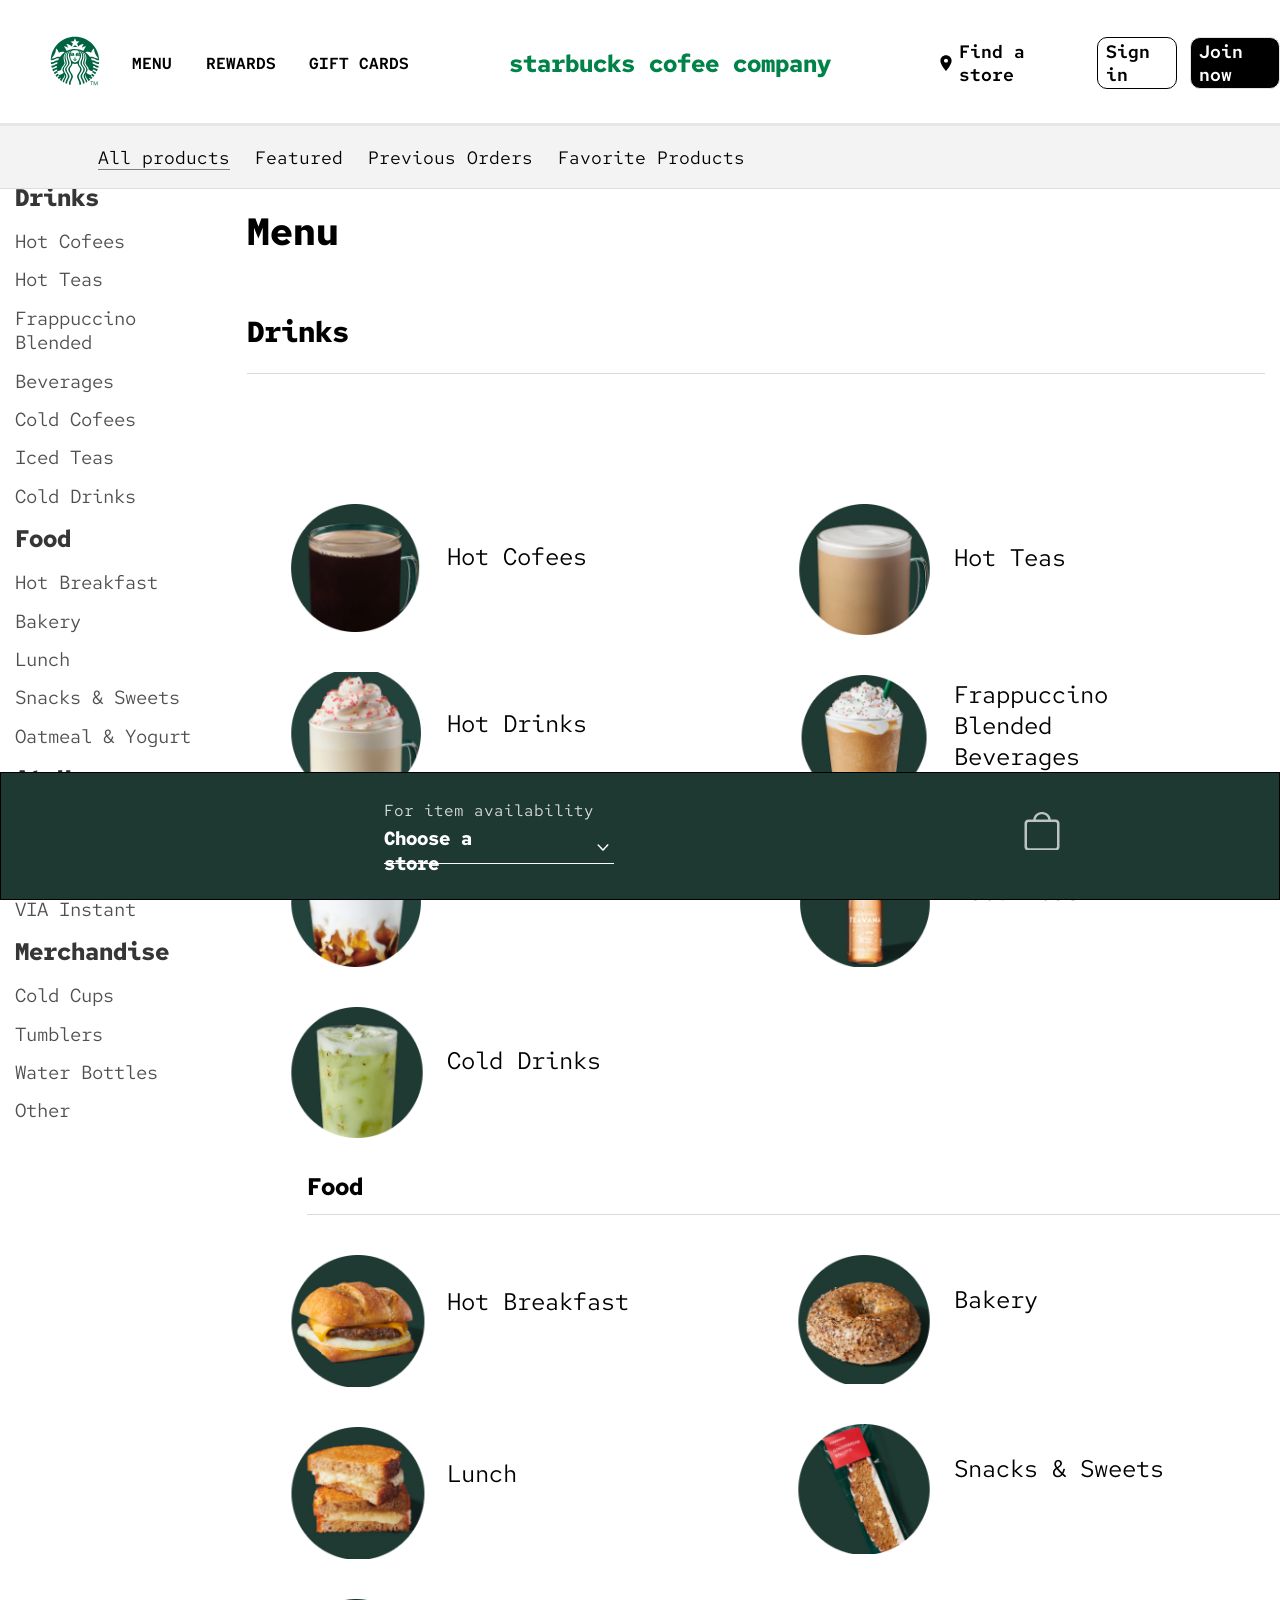
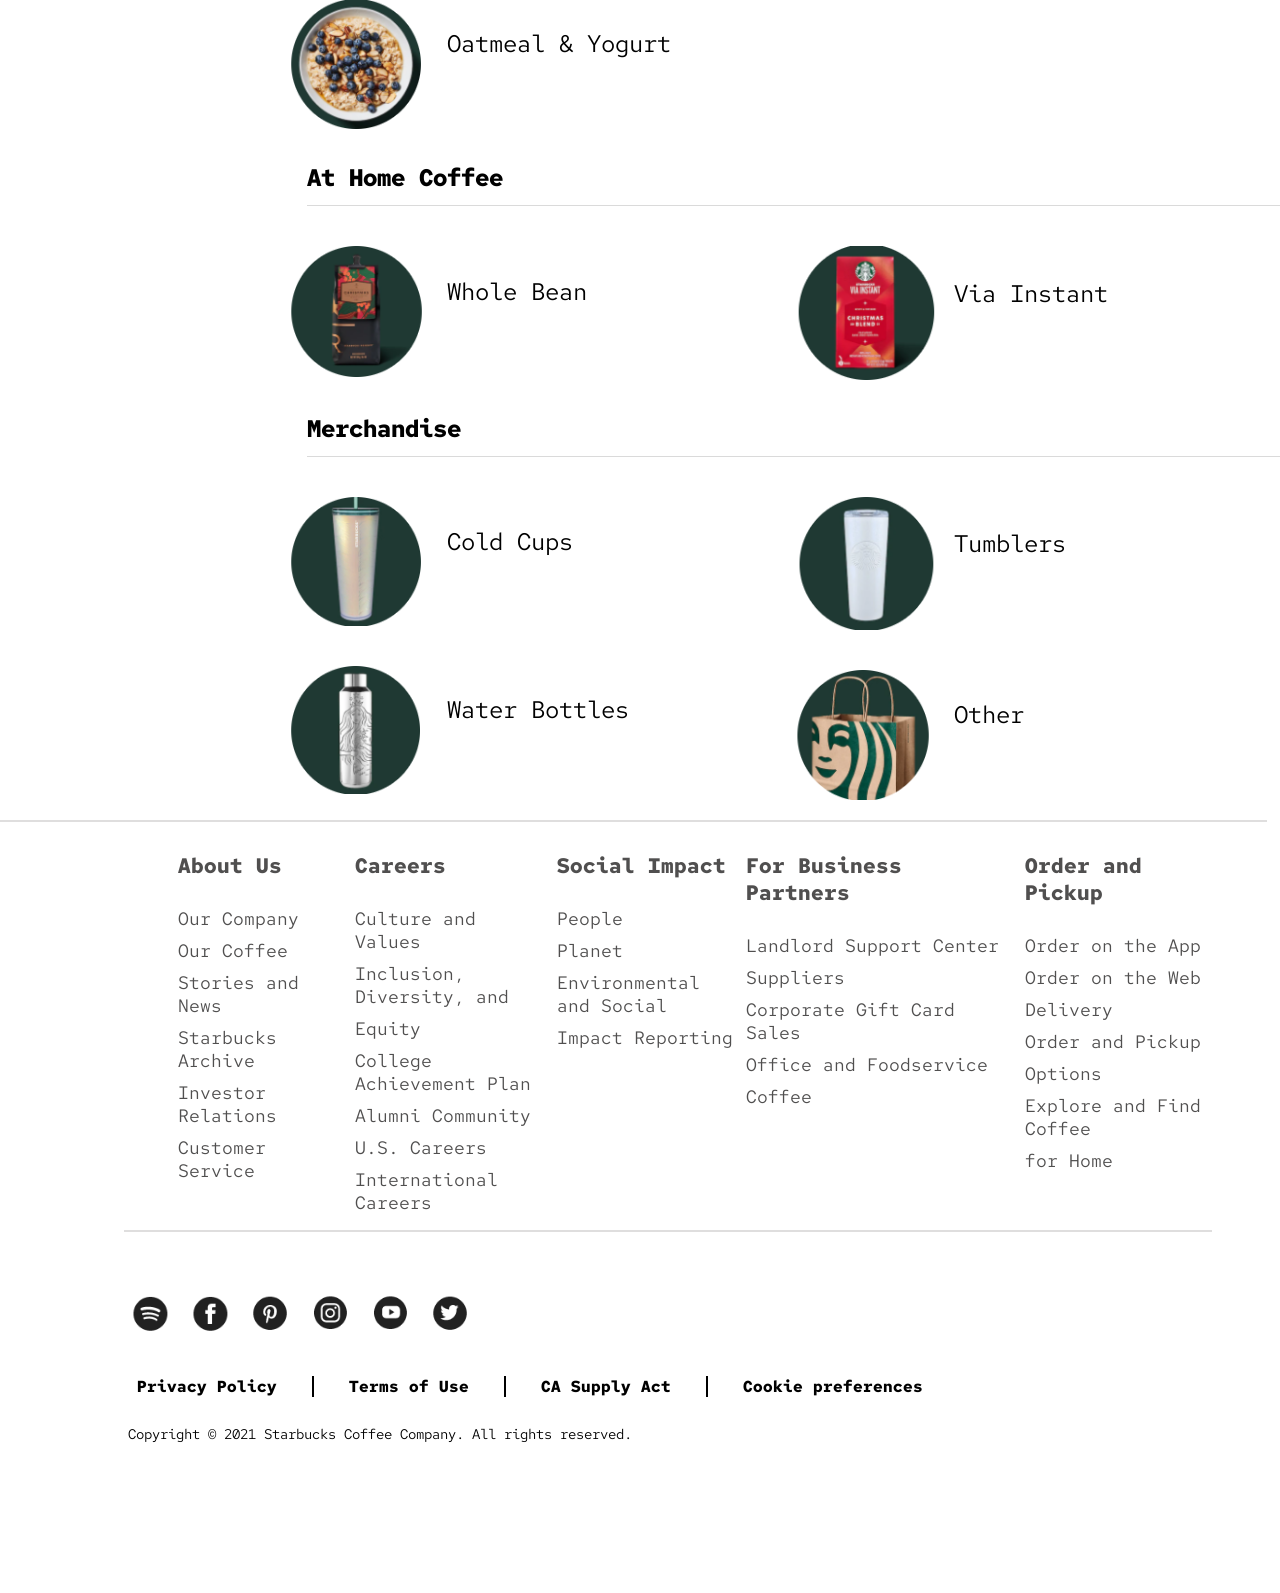
<file: index.html>
<!DOCTYPE html>
<html lang="en">

<head>
    <meta charset="UTF-8">
    <meta http-equiv="X-UA-Compatible" content="IE=edge">
    <meta name="viewport" content="width=device-width, initial-scale=1.0">
    <title>STAR</title>
    <link href="https://fonts.googleapis.com/css2?family=Bree+Serif&family=Red+Hat+Mono&display=swap" rel="stylesheet">
    <link rel="stylesheet" href="star.css">
</head>

<body>
    <div class="fixed">
        <nav class="navbaar">
            <div class="logo">
                <img src="images/logo.svg" alt="logo">
            </div>
            <ul>
                <li><a href="">MENU</a></li>
                <li><a href="">REWARDS</a></li>
                <li><a href="">GIFT CARDS</a></li>
            </ul>
            <div class="name">
                <h1>starbucks cofee company</h1>
            </div>

            <div class="nav-right">
                <div class="map">
                    <img src="images/map.svg" alt="">
                </div>

                <a class="a" href="">Find a store</a>
                <a class="b" href="">Sign in</a>
                <a class="c" href="">Join now</a>
            </div>
        </nav>
        <div class="top-list">
            <ul>
                <li><a class="bottom" href="#">All products</a></li>
                <li><a href="#">Featured</a></li>
                <li><a href="#">Previous Orders</a></li>
                <li><a href="#">Favorite Products</a></li>
            </ul>
        </div>
    </div>
    <div class="par-dri-cold">
    <section class="left-section">
        <h3>Drinks</h3>
        <p>Hot Cofees</p>
        <p>Hot Teas</p>
        <p>Frappuccino</p>
        <p id="frappu"> Blended Beverages </p>
        <p>Cold Cofees</p>
        <p>Iced Teas</p>
        <p>Cold Drinks</p>
        <h3>Food</h3>
        <p>Hot Breakfast</p>
        <p>Bakery</p>
        <p>Lunch</p>
        <p>Snacks & Sweets</p>
        <p>Oatmeal & Yogurt</p>
        <h3>At Home Coffee</h3>
        <p>Whole Bean</p>
        <p>VIA Instant</p>
        <h3>Merchandise</h3>
        <p>Cold Cups</p>
        <p>Tumblers</p>
        <p>Water Bottles</p>
        <p>Other</p>

    </section>
    <section class="right-menu">
        <h1>Menu</h1>
        <h2>Drinks</h2>
    </section>
     
</div>
    <section class="image-section1">
        <div class="flex">
            <img src="images/Hot Cofee.png" alt="">
            <p>Hot Cofees</p>
        </div>
        <div class="flex">
            <img src="images/hot drinks.png" alt="">
            <p>Hot Drinks</p>
        </div>
        <div class="flex">
            <img src="images/cold cofees.png" alt="">
            <p>cold cofees</p>
        </div>
        <div class="flex">
            <img src="images/cold drinks.png" alt="">
            <p>Cold Drinks</p>
        </div>
        <div class="flex s-p-tea">
            <img src="images/hot teas.png" alt="">
            <p>hot teas</p>
        </div>
        <div class="flex">
            <img src="images/frappuccino.png" alt="">
            <p>frappuccino Blended Beverages</p>
        </div>
        <div class="flex">
            <img src="images/iced teas.png" alt="">
            <p>iced teas</p>
        </div>
    </section>
    <section class="food-menu">
        <h2>Food</h2>
    </section>
    <section class="image-section2">
        <div class="flex">
            <img src="images/Hot breakfast.png" alt="">
            <p>Hot breakfast</p>
        </div>
        <div class="flex">
            <img src="images/Lunch.png" alt="">
            <p>Lunch</p>
        </div>
        <div class="flex">
            <img src="images/oatmeal & yogurt.png" alt="">
            <p>oatmeal & yogurt</p>
        </div>
        <div class="flex s-p-bakery">
            <img src="images/bakery.png" alt="">
            <p>bakery</p>
        </div>
        <div class="flex">
            <img src="images/snacks & sweets.png" alt="">
            <p>snacks & sweets</p>
        </div>
    </section>
    <section class="food-menu">
        <h2>At Home Coffee</h2>
    </section>
    <section class="image-section3">
        <div class="flex">
            <img src="images/Whole bean.png" alt="">
            <p>Whole bean</p>
        </div>
        <div class="flex">
            <img src="images/Via instant.png" alt="">
            <p>Via instant</p>
        </div>
    </section>
    <section class="food-menu">
        <h2>Merchandise</h2>
    </section>
    <section class="image-section4">
        <div class="flex">
            <img src="images/Cold cups.png" alt="">
            <p>Cold cups</p>
        </div>
        <div class="flex">
            <img src="images/Water bottles.png" alt="">
            <p>Water bottles</p>
        </div>
        <div class="flex">
            <img src="images/Tumblers.png" alt="">
            <p>Tumblers</p>
        </div>
        <div class="flex">
            <img src="images/Other.png" alt="">
            <p>Other</p>
        </div>
    </section>
    <hr class="line-1">
    <div class="par-se">
        <section class="about-us">
            <h3>About Us</h3>
            <p>Our Company</p>
            <p>Our Coffee</p>
            <p>Stories and News</p>
            <p>Starbucks Archive</p>
            <p>Investor Relations</p>
            <p>Customer Service</p>
        </section>
        <section class="careers">
            <h3>Careers</h3>
            <p>Culture and Values</p>
            <p>Inclusion, Diversity, and</p>
            <p class="equity-p">Equity</p>
            <p>College Achievement Plan</p>
            <p>Alumni Community</p>
            <p>U.S. Careers</p>
            <p>International Careers</p>
        </section>
        <section class="social-impact">
            <h3>Social Impact</h3>
            <p>People</p>
            <p>Planet</p>
            <p>Environmental and Social </p>
            <p class="impact-p">Impact Reporting</p>
        </section>
        <section class="for-business">
            <h3>For Business Partners</h3>
            <p>Landlord Support Center</p>
            <p>Suppliers</p>
            <p>Corporate Gift Card Sales</p>
            <p>Office and Foodservice </p>
            <p class="coffee-p">Coffee</p>
        </section>
        <section class="order-and">
            <h3>Order and Pickup</h3>
            <p>Order on the App</p>
            <p>Order on the Web</p>
            <p>Delivery</p>
            <p>Order and Pickup </p>
            <p class="option-p">Options</p>
            <p>Explore and Find Coffee </p>
            <p class="option-p">for Home</p>
        </section>
    </div>
    <hr class="line-2">
    <section class="section-fb">
        <div class="fb">
            <img src="images/desh1.png" alt="">
        </div>
        <div class="fb">
            <img src="images/fb.png" alt="">
        </div>
        <div class="fb">
            <img src="images/desh2.png" alt="">
        </div>
        <div class="fb">
            <img src="images/insta.png" alt="">
        </div>
        <div class="fb">
            <img src="images/youtube.png" alt="">
        </div>
        <div class="fb">
            <img src="images/twitter.png" alt="">
        </div>
    </section>
    <section class="privacy">
        <div class="border"><a href="">Privacy Policy</a></div>
        <div class="border"><a href="">Terms of Use</a></div>
        <div class="border"><a href="">CA Supply Act</a></div>
        <div class="border-4"><a href="">Cookie preferences</a></div>
    </section>
    <footer>
        <div class="final-line">
            Copyright &copy; 2021 Starbucks Coffee Company. All rights reserved.
        </div>
    </footer>

    <section class="last-section">
        <div class="choose">
            <p>For item availability</p>
            <h3>Choose a store</h3>
            <img src="images/down-arrow.png" alt="">
        </div>
        <div class="footer-box">
            <img src="images/footer box.png" alt="">
        </div>
    </section>

</body>

</html>
</file>
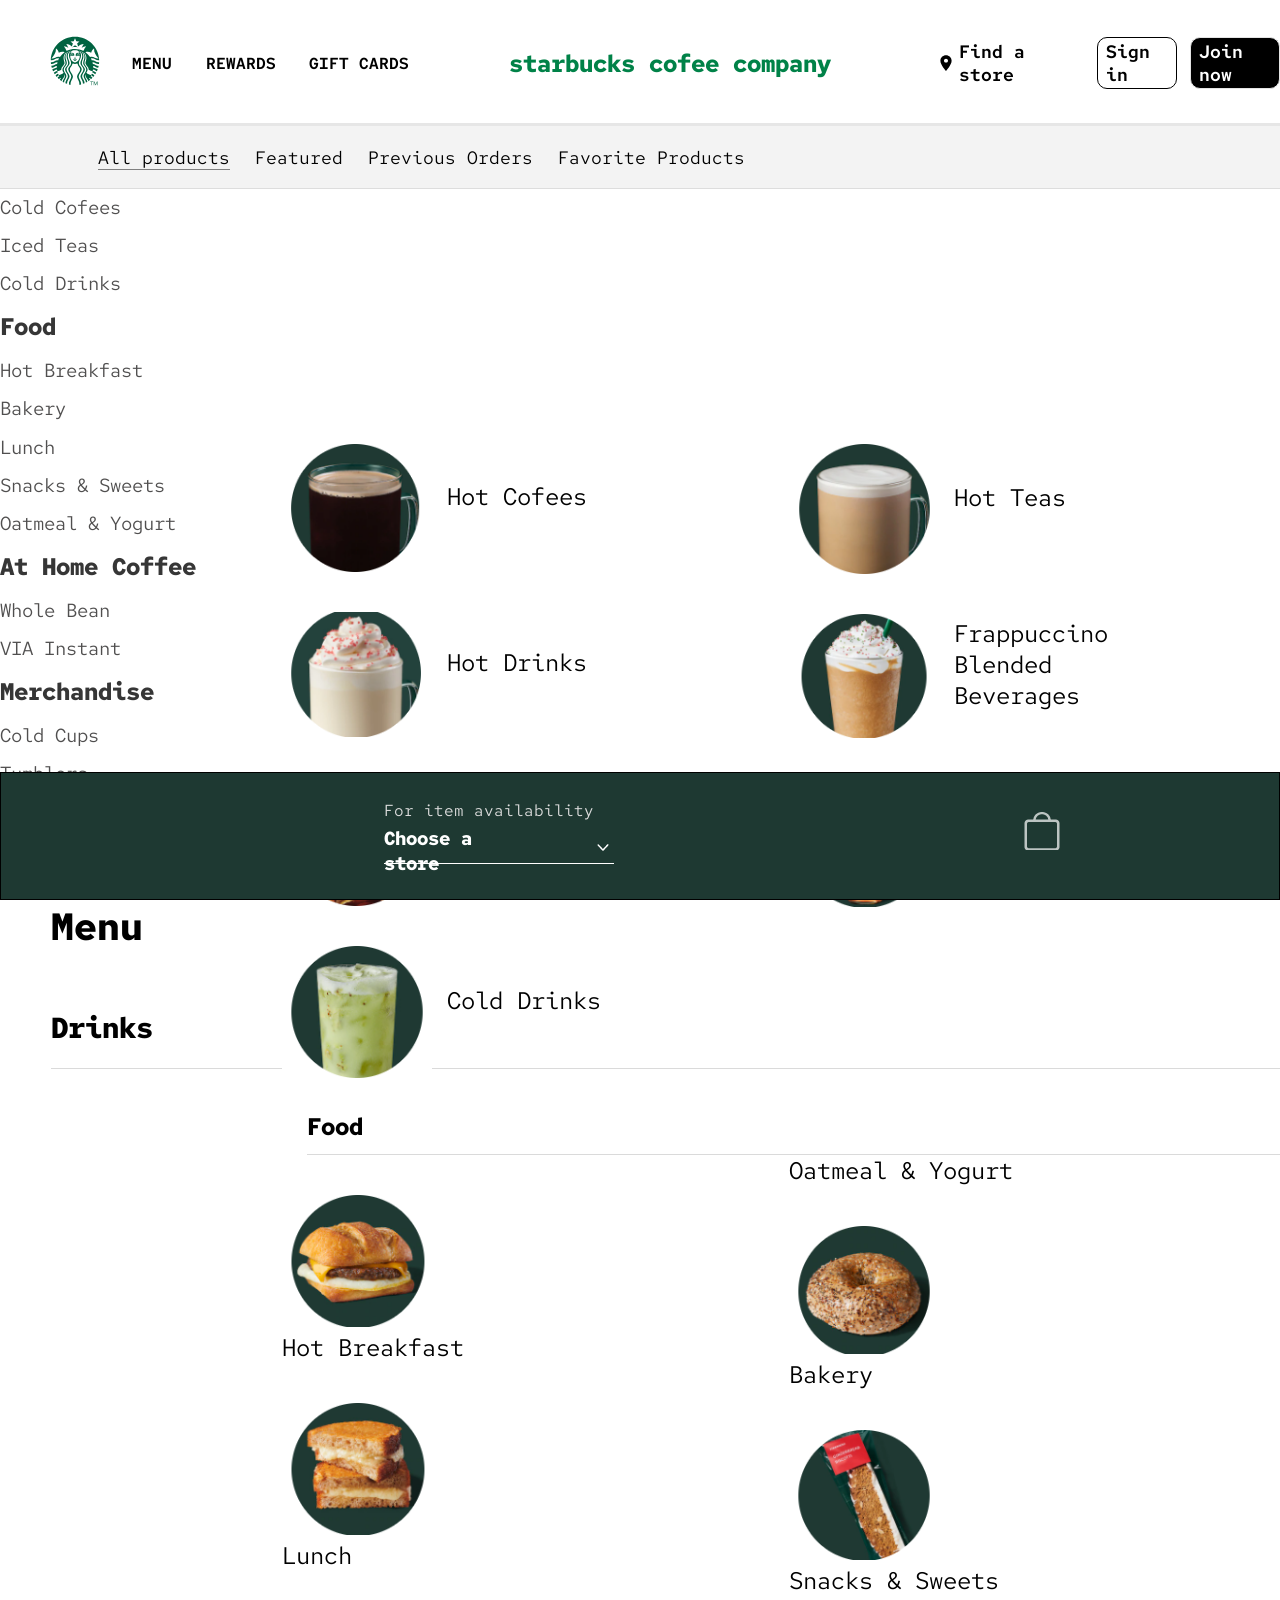
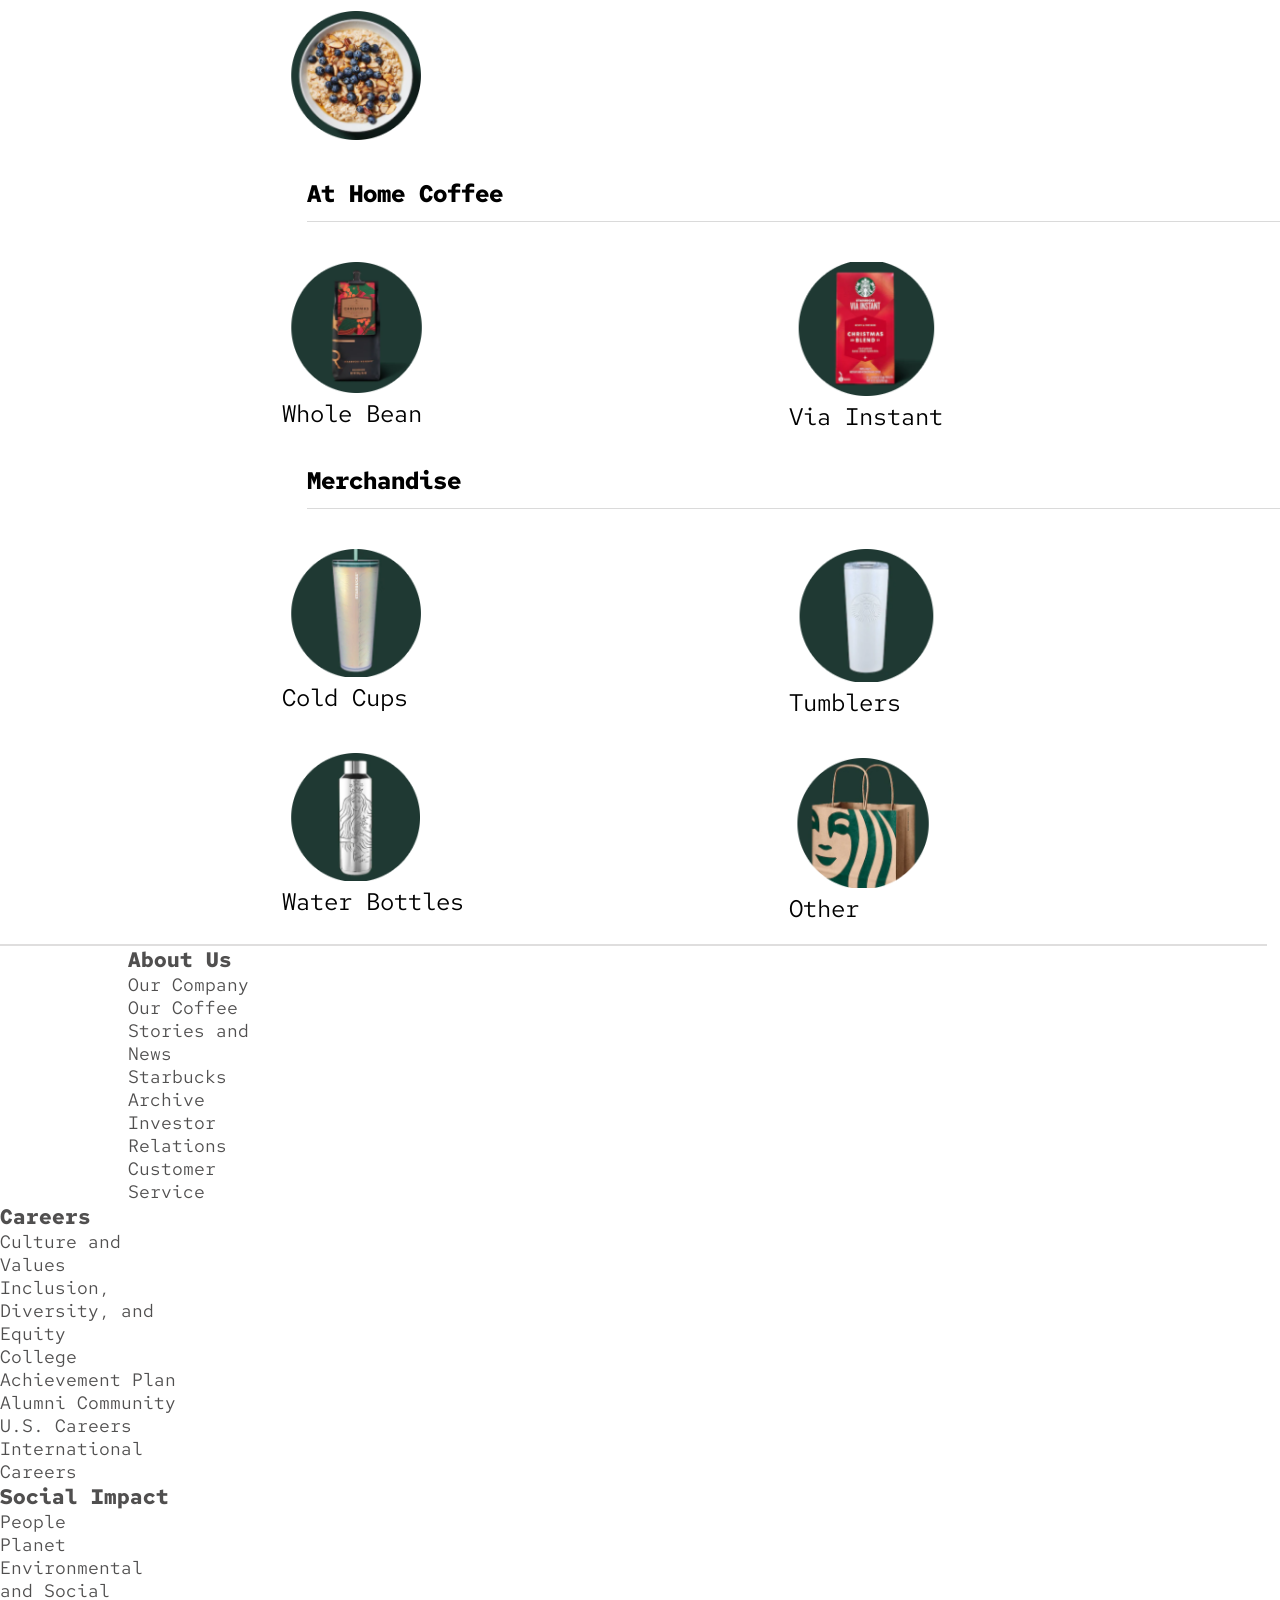
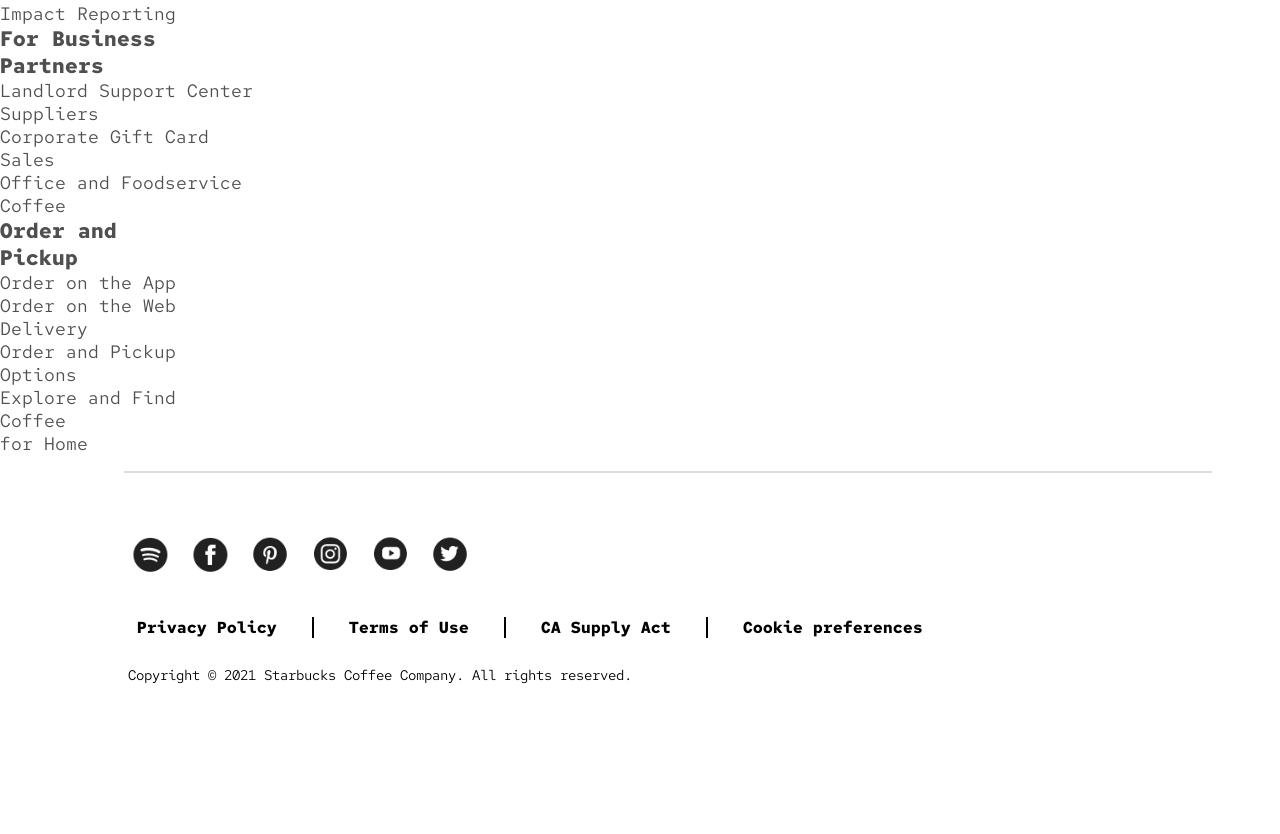
<file: star.html>
<!DOCTYPE html>
<html lang="en">

<head>
    <meta charset="UTF-8">
    <meta http-equiv="X-UA-Compatible" content="IE=edge">
    <meta name="viewport" content="width=device-width, initial-scale=1.0">
    <title>STAR</title>
    <link href="https://fonts.googleapis.com/css2?family=Bree+Serif&family=Red+Hat+Mono&display=swap" rel="stylesheet">
    <link rel="stylesheet" href="star.css">
</head>

<body>
    <div class="fixed">
        <nav class="navbaar">
            <div class="logo">
                <img src="/images/logo.svg" alt="">
            </div>
            <ul>
                <li><a href="">MENU</a></li>
                <li><a href="">REWARDS</a></li>
                <li><a href="">GIFT CARDS</a></li>
            </ul>
            <div class="name">
                <h1>starbucks cofee company</h1>
            </div>

            <div class="nav-right">
                <div class="map">
                    <img src="/images/map.svg" alt="">
                </div>

                <a class="a" href="">Find a store</a>
                <a class="b" href="">Sign in</a>
                <a class="c" href="">Join now</a>
            </div>
        </nav>
        <div class="top-list">
            <ul>
                <li><a class="bottom" href="#">All products</a></li>
                <li><a href="#">Featured</a></li>
                <li><a href="#">Previous Orders</a></li>
                <li><a href="#">Favorite Products</a></li>
            </ul>
        </div>
    </div>
    <section class="left-section">
        <h3>Drinks</h3>
        <p>Hot Cofees</p>
        <p>Hot Teas</p>
        <p>Frappuccino</p>
        <p id="frappu"> Blended Beverages </p>
        <p>Cold Cofees</p>
        <p>Iced Teas</p>
        <p>Cold Drinks</p>
        <h3>Food</h3>
        <p>Hot Breakfast</p>
        <p>Bakery</p>
        <p>Lunch</p>
        <p>Snacks & Sweets</p>
        <p>Oatmeal & Yogurt</p>
        <h3>At Home Coffee</h3>
        <p>Whole Bean</p>
        <p>VIA Instant</p>
        <h3>Merchandise</h3>
        <p>Cold Cups</p>
        <p>Tumblers</p>
        <p>Water Bottles</p>
        <p>Other</p>

    </section>
    <section class="right-menu">
        <h1>Menu</h1>
        <h2>Drinks</h2>
    </section>
    <section class="image-section1">
        <div class="flex">
            <img src="images/Hot Cofee.png" alt="">
            <p>Hot Cofees</p>
        </div>
        <div class="flex">
            <img src="/images/hot drinks.png" alt="">
            <p>Hot Drinks</p>
        </div>
        <div class="flex">
            <img src="/images/cold cofees.png" alt="">
            <p>cold cofees</p>
        </div>
        <div class="flex">
            <img src="/images/cold drinks.png" alt="">
            <p>Cold Drinks</p>
        </div>
        <div class="flex">
            <img src="/images/hot teas.png" alt="">
            <p>hot teas</p>
        </div>
        <div class="flex">
            <img src="/images/frappuccino.png" alt="">
            <p>frappuccino Blended Beverages</p>
        </div>
        <div class="flex">
            <img src="/images/iced teas.png" alt="">
            <p>iced teas</p>
        </div>
    </section>
    <section class="food-menu">
        <h2>Food</h2>
    </section>
    <section class="image-section2">
        <div>
            <img src="images/Hot breakfast.png" alt="">
            <p>Hot breakfast</p>
        </div>
        <div>
            <img src="/images/Lunch.png" alt="">
            <p>Lunch</p>
        </div>
        <div>
            <img src="/images/oatmeal & yogurt.png" alt="">
            <p>oatmeal & yogurt</p>
        </div>
        <div>
            <img src="/images/bakery.png" alt="">
            <p>bakery</p>
        </div>
        <div>
            <img src="/images/snacks & sweets.png" alt="">
            <p>snacks & sweets</p>
        </div>
    </section>
    <section class="food-menu">
        <h2>At Home Coffee</h2>
    </section>
    <section class="image-section3">
        <div>
            <img src="images/Whole bean.png" alt="">
            <p>Whole bean</p>
        </div>
        <div>
            <img src="/images/Via instant.png" alt="">
            <p>Via instant</p>
        </div>
    </section>
    <section class="food-menu">
        <h2>Merchandise</h2>
    </section>
    <section class="image-section4">
        <div>
            <img src="images/Cold cups.png" alt="">
            <p>Cold cups</p>
        </div>
        <div>
            <img src="/images/Water bottles.png" alt="">
            <p>Water bottles</p>
        </div>
        <div>
            <img src="/images/Tumblers.png" alt="">
            <p>Tumblers</p>
        </div>
        <div>
            <img src="/images/Other.png" alt="">
            <p>Other</p>
        </div>
    </section>
    <hr class="line-1">
    <section class="about-us">
        <h3>About Us</h3>
        <p>Our Company</p>
        <p>Our Coffee</p>
        <p>Stories and News</p>
        <p>Starbucks Archive</p>
        <p>Investor Relations</p>
        <p>Customer Service</p>
    </section>
    <section class="careers">
        <h3>Careers</h3>
        <p>Culture and Values</p>
        <p>Inclusion, Diversity, and</p>
        <p class="equity-p">Equity</p>
        <p>College Achievement Plan</p>
        <p>Alumni Community</p>
        <p>U.S. Careers</p>
        <p>International Careers</p>
    </section>
    <section class="social-impact">
        <h3>Social Impact</h3>
        <p>People</p>
        <p>Planet</p>
        <p>Environmental and Social </p>
        <p class="impact-p">Impact Reporting</p>
    </section>
    <section class="for-business">
        <h3>For Business Partners</h3>
        <p>Landlord Support Center</p>
        <p>Suppliers</p>
        <p>Corporate Gift Card Sales</p>
        <p>Office and Foodservice </p>
        <p class="coffee-p">Coffee</p>
    </section>
    <section class="order-and">
        <h3>Order and Pickup</h3>
        <p>Order on the App</p>
        <p>Order on the Web</p>
        <p>Delivery</p>
        <p>Order and Pickup </p>
        <p class="option-p">Options</p>
        <p>Explore and Find Coffee </p>
        <p class="option-p">for Home</p>
    </section>
    <hr class="line-2">
    <section class="section-fb">
        <div class="fb">
            <img src="/images/desh1.png" alt="">
        </div>
        <div class="fb">
            <img src="/images/fb.png" alt="">
        </div>
        <div class="fb">
            <img src="/images/desh2.png" alt="">
        </div>
        <div class="fb">
            <img src="/images/insta.png" alt="">
        </div>
        <div class="fb">
            <img src="/images/youtube.png" alt="">
        </div>
        <div class="fb">
            <img src="/images/twitter.png" alt="">
        </div>
    </section>
    <section class="privacy">
        <div class="border"><a href="">Privacy Policy</a></div>
        <div class="border"><a href="">Terms of Use</a></div>
        <div class="border"><a href="">CA Supply Act</a></div>
        <div class="border-4"><a href="">Cookie preferences</a></div>
    </section>
    <footer>
        <div class="final-line">
            Copyright &copy; 2021 Starbucks Coffee Company. All rights reserved.
        </div>
    </footer>
    
        <section class="last-section">
            <div class="choose">
                <p>For item availability</p>
                <h3>Choose a store</h3>
                <img src="/images/down-arrow.png" alt="">
            </div>
            <div class="footer-box">
                <img src="/images/footer box.png" alt="">
            </div>
        </section>
     
</body>

</html>
</file>
<file: star.css>
* {
    margin: 0;
    padding: 0;
    box-sizing: border-box;
}

body {
    font-family: 'Red Hat Mono', monospace;
    margin: 0 0 150px 0;
}

.logo img {
    /* border: 1px black solid; */
    width: 50px;
    margin-left: 50PX;
    max-width: 100%;
}

.fixed {
    position: fixed;
    top: 0;
    width: 100%;
    background-color: #fff;
    z-index: 1;
}

.navbaar {
    /* background-color: blueviolet; */
    width: 100%;
    height: 14vh;
    display: flex;
    align-items: center;
    /* position: fixed; */

}

.navbaar ul {
    /* border: 2px solid black; */
    width: 30%;
    display: flex;
    justify-content: space-evenly;
    align-items: center;
    list-style: none;
    margin-left: 10px;
}

.navbaar ul a {
    position: relative;
    text-decoration: none;
    color: black;
    font-weight: 600;
    font-size: 1rem;
}

.navbaar ul a:hover {
    color: #008248;

}

.navbaar ul a::before {
    position: absolute;
    content: "";
    width: 0;
    height: 3px;
    top: 25px;
    /* left: 0; */
    background-color: brown;
    transition: all 2s linear;
}

.navbaar ul a:hover::before {
    width: 100%;
}

.name {
    /* position: absolute; */
    /* border: black 2px solid; */
    width: 40%;
    display: flex;
    justify-content: center;

}

.name h1 {
    display: inline-block;
    color: #008248;
    animation: walking 5s linear infinite alternate;
}

@keyframes walking {
    from {
        margin-left: 130px;
    }
    to {
        margin-right: 130px;
    }
}



.nav-right {
    /* border: 2px solid black; */
    width: 30%;
    display: flex;
    align-items: center;
    margin-left: 3%;

}

.nav-right a {
    text-decoration: none;
    color: black;
    font-weight: 600;
    font-size: 1.1rem;
}

.map img {
    width: 22px;
    max-width: 100%;
    padding-top: 5px;
    /* columns: 2;  */
}

.map img:hover {
    color: #008248;
}

.nav-right .a {
    margin-left: 4px;
}

.nav-right .a:hover {
    color: #008248;
}

.nav-right .b {
    margin-left: 30px;
    border: 1px solid black;
    border-radius: 10px;
    padding: 2px 8px;
}

.nav-right .b:hover {
    background-color: rgb(219, 219, 219);
}

.nav-right .c {
    margin-left: 13px;
    border: 1px solid rgb(228, 228, 228);
    border-radius: 10px;
    padding: 2px 8px;
    background-color: black;
    color: white;
}

.nav-right .c:hover {
    background-color: rgb(49, 46, 46);
}

.top-list {
    border-bottom: 1px solid rgb(221, 221, 221);
    background-color: #f3f3f3;
    box-shadow: 0px -3px rgb(230, 230, 230);
    height: 7vh;
    display: flex;
    justify-content: flex-start;
    align-items: center;
    position: sticky;
}

.top-list ul {
    display: flex;
    padding-left: 5.7%;
    list-style: none;

}

.top-list li {
    padding-left: 25px;
    /* border: 2px solid black;   */
}

.top-list a {
    /* border: 2px solid black; */
    text-decoration: none;
    color: black;
    font-size: 1.1rem;
}

.bottom {
    border-bottom: 1px grey solid;
}

.left-section {
    /* border: 2px solid black; */
    width: 224px;
    line-height: 2;


}

.left-section h3 {
    font-size: 1.5rem;
    color: rgb(54, 54, 54);
    cursor: default;
}

.left-section p {
    font-size: 1.2rem;
    color: rgb(80, 79, 79);
    cursor: default;
}

#frappu {
    margin-top: -14px;
}

.right-menu {
    border-bottom: rgb(218, 218, 218) solid 1px;
    margin-left: 4%;
    width: 100%;
    line-height: 3;
    height: 200px;
}

.right-menu h1 {
    font-size: 2.4rem;
}

.right-menu h2 {
    font-size: 1.8rem;
}

.image-section1 {
    margin-left: 22%;
    columns: 2;
    margin-top: -52%;

}

.image-section1 p {
    font-size: 1.5rem;
    text-transform: capitalize;
    margin-top: 17px;
    width: 234px;
}

.image-section1 img {
    width: 150px;
    padding-top: 40px;

}

.food-menu {
    border-bottom: rgb(218, 218, 218) solid 1px;
    margin-left: 24%;
    padding-bottom: 12px;
    margin-top: 33px;
}

.image-section2 {
    /* border: 2px solid black; */

    margin-left: 22%;
    columns: 2;
}

.image-section2 p {
    width: 350px;
    /* border: 2px solid black; */
    font-size: 1.5rem;
    text-transform: capitalize;
    width: 234px;
}

.image-section2 img {
    width: 150px;
    padding-top: 40px;
}

.image-section3 {
    margin-left: 22%;
    columns: 2;
}

.image-section3 p {
    /* border: 2px solid black; */
    font-size: 1.5rem;
    text-transform: capitalize;
    width: 234px;
}

.image-section3 img {
    width: 150px;
    padding-top: 40px;
}

.image-section4 {
    /* border: 2px solid black; */

    margin-left: 22%;
    columns: 2;

}

.image-section4 p {
    width: 234px;
    /* border: 2px solid black; */
    font-size: 1.5rem;

    text-transform: capitalize;
}

.image-section4 img {
    width: 150px;
    padding-top: 40px;
}

.line-1 {

    margin-top: 20px;
    width: 99%;
    height: 2px;
    background-color: rgb(223, 222, 222);
    border: none;
}

.line-2 {
    width: 85%;
    height: 2px;
    margin-left: 9.7%;
    background-color: rgb(223, 222, 222);
    border: none;
    margin-top: 16px;
}

.about-us {
    width: 13%;
    margin-left: 10%;
}

.about-us h3 {
    font-size: 1.3rem;
    color: rgb(80, 79, 79);
    cursor: default;
}

.about-us p {
    font-size: 1.1rem;
    color: rgb(80, 79, 79);
    cursor: default;
}

.careers {
    width: 15%;

}

.careers h3 {
    font-size: 1.3rem;
    color: rgb(80, 79, 79);
    cursor: default;
}

.careers p {
    font-size: 1.1rem;
    color: rgb(80, 79, 79);
    cursor: default;
}

.careers .equity-p {
    /* margin-top: -34px; */
}

/* ////////////// */
.social-impact {
    width: 14%;

}

.social-impact h3 {
    font-size: 1.3rem;
    color: rgb(80, 79, 79);
    cursor: default;
}

.social-impact p {

    font-size: 1.1rem;
    color: rgb(80, 79, 79);
    cursor: default;
}

.impact-p {}

/* /////////// */
.for-business {
    width: 21%;
}

.for-business h3 {
    font-size: 1.3rem;
    color: rgb(80, 79, 79);
    cursor: default;
}

.for-business p {
    font-size: 1.1rem;
    color: rgb(80, 79, 79);
    cursor: default;

}

.coffee-p {}

/* ///////// */
.order-and {
    width: 16%;

}

.order-and h3 {
    font-size: 1.3rem;
    color: rgb(80, 79, 79);
    cursor: default;
}

.order-and p {
    font-size: 1.1rem;
    color: rgb(80, 79, 79);
    cursor: default;
}

.option-p {}

.section-fb {
    /* border: 1px solid black; */
    width: 20%;
    height: 10vh;
    margin-left: 9%;
    margin-top: 4vh;
    display: flex;
    align-items: center;
}

.fb {
    /* border: 1px solid; */
    width: 300px;
    height: 70px;
    border-radius: 12px;
    margin-left: 10px;
}

.fb:hover {
    background: linear-gradient(rgb(182, 181, 181), white);
}

.fb img {
    width: 50px;
    border-radius: 200px;
    display: block;
    margin-top: 7px;
}

.privacy {

    display: flex;
    margin-left: 8%;
    margin-top: 2vh;
}

.border {
    border-right: black solid 2px;
    margin-left: 35px;
}

.border-4 {
    margin-left: 35px;
}

.privacy a {
    padding-right: 35px;
    color: black;
    font-weight: 700;
    text-decoration: none;
}

.final-line {
    margin-left: 10%;
    margin-top: 3vh;
    font-size: 0.9rem;
}

.last-section {
    border: 1px solid black;
    width: 100%;
    height: 14.2vh;
    margin-top: 7vh;
    background-color: #1e3932;
    position: fixed;
    bottom: 0;
    z-index: 2;
}

.choose {
    /* border: 1px solid rgb(255, 255, 255); */
    width: 18%;
    height: 10vh;
    margin-left: 30%;
    margin-top: 1vh;
    cursor: default;
    position: relative;


}

.choose::after {
    content: "";
    height: 1px;
    width: 100%;
    background: white;
    position: absolute;
    top: 63px;
}

.choose p {
    margin-top: 3vh;
    color: rgb(223, 223, 223);
}

.choose h3 {
    /* border: 1px solid rgb(255, 255, 255); */
    width: 60%;
    margin-top: 5px;
    color: white;
    font-weight: 700;
}

.choose img {
    max-width: 50px;
    margin-left: 88%;
    margin-top: -4.9vh;
    display: block;
}

.footer-box {
    width: 3%;
    margin-left: 80%;
    margin-top: -9vh;
}


/* //////////// */
.flex {
    width: 400px;
    display: flex;
    justify-content: center;
    align-items: center;
    gap: 15px;
}

.par-se {
    display: flex;
    justify-content: center;
    gap: 10px;
    margin-top: 30px;
}

.par-se p {
    margin-top: 9px;
}

.par-se h3 {
    margin-bottom: 28px;
}

.par-dri-cold {
    display: flex;
    /* justify-content: center; */
    margin: 174px auto 0 auto;
    width: 1250px;
}

.s-p-tea {
    margin-top: 171px;
}

.s-p-bakery{
    margin-top: 176px;
}
</file>
